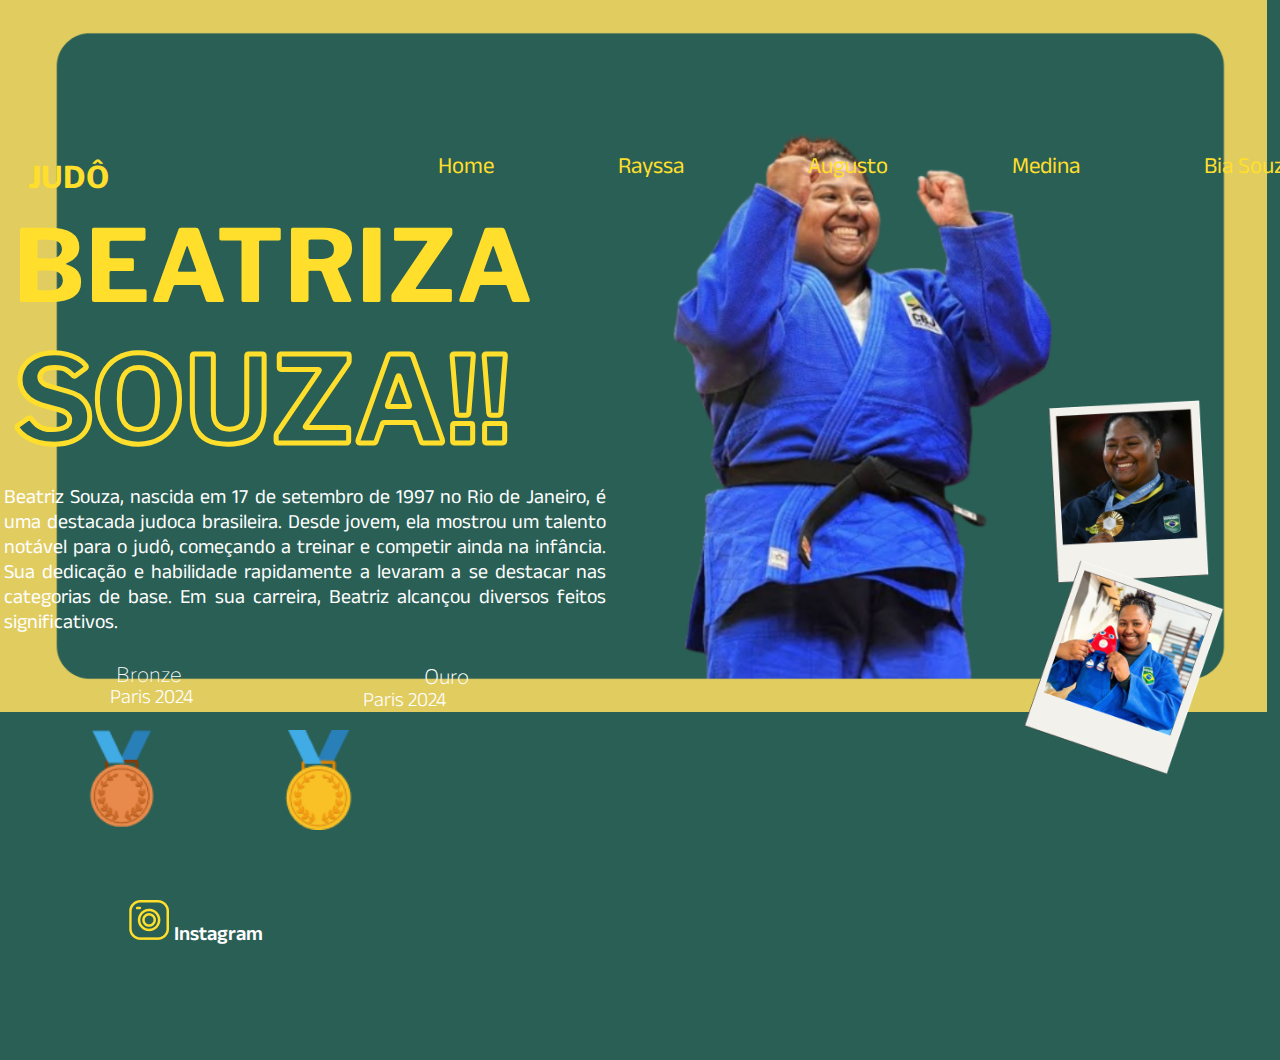
<file: Bia Souza/indexbs.html>
<!DOCTYPE html>
<html lang="pt-br">
<head>
    <meta charset="UTF-8">
    <meta name="viewport" content="width=device-width, initial-scale=1.0">
    <title>Bia Souza </title>
    <link rel="stylesheet" href="styles/stylesbs.css">
</head>
<body>
    <header class="cabecalho">
        <nav>
            <a class="cabecalho_menu_link" href="indexgm.html">Home</a>
            <a class="cabecalho_menu_link" href="index.html">Rayssa</a>
            <a class="cabecalho_menu_link" href="index.html">Augusto</a>
            <a class="cabecalho_menu_link" href="htdocs/Medina/indexgm.html">Medina</a>
            <a class="cabecalho_menu_link" href="indexbs.html">Bia Souza</a>
        </nav>
    </header>    
    <main class="apresentacao">
        <div class="apresentacao_contexto">
            <div>
                <h1 class="Skate">JUDÔ</h1>
                <h1 class="apresentacao_titulo0">BEATRIZA </h1>
               <h1 class="apresentacao_contexto_titulo1">SOUZA!! </h1>
                <p class="apresentacao_contexto_texto">Beatriz Souza, nascida em 17 de setembro de 1997 no Rio de Janeiro, é uma destacada judoca brasileira. Desde jovem, ela mostrou um talento notável para o judô, começando a treinar e competir ainda na infância. Sua dedicação e habilidade rapidamente a levaram a se destacar nas categorias de base.
                    Em sua carreira, Beatriz alcançou diversos feitos significativos. 
                </p>
                

                <div class="medalhabronze">
                     <img src="assetsBia/medalhabronze2.png" alt="medalhabronze2.png" width= 70px;>
                </div>
                    
                </div>
                            
                <div class="medalhaouro">
                    <img src="assetsBia/medalhaouro (2).png" alt="medalhaouro.png" width="70px">
               </div>

                <div class="polaroid">
                    <img src="assetsBia/polaroidbia.png" alt="polaroidgm.png" width="200px">
                </div>

                    <h2 class="apresentacao_bronze">Bronze</h2>
                    <h2 class="apresentacao_ouro">Ouro</h2>
                    <h2 class="apresentacao_bronzep">Paris 2024 </h2>
                    <h2 class="apresentacao_ourow">Paris 2024</h2>
                   
 
                    <a class= "apresentacao_links_link0" href="https://www.instagram.com/_beatrizsouzaar/" target="_blank">
                        <img src="assetsBia/Insta.png" alt="Instagram">
                        Instagram </a>

                </div>    
            </div>
        </div>
            
            </div>
       
        

       
    </div>
    </main>
</body>
</html>
</file>
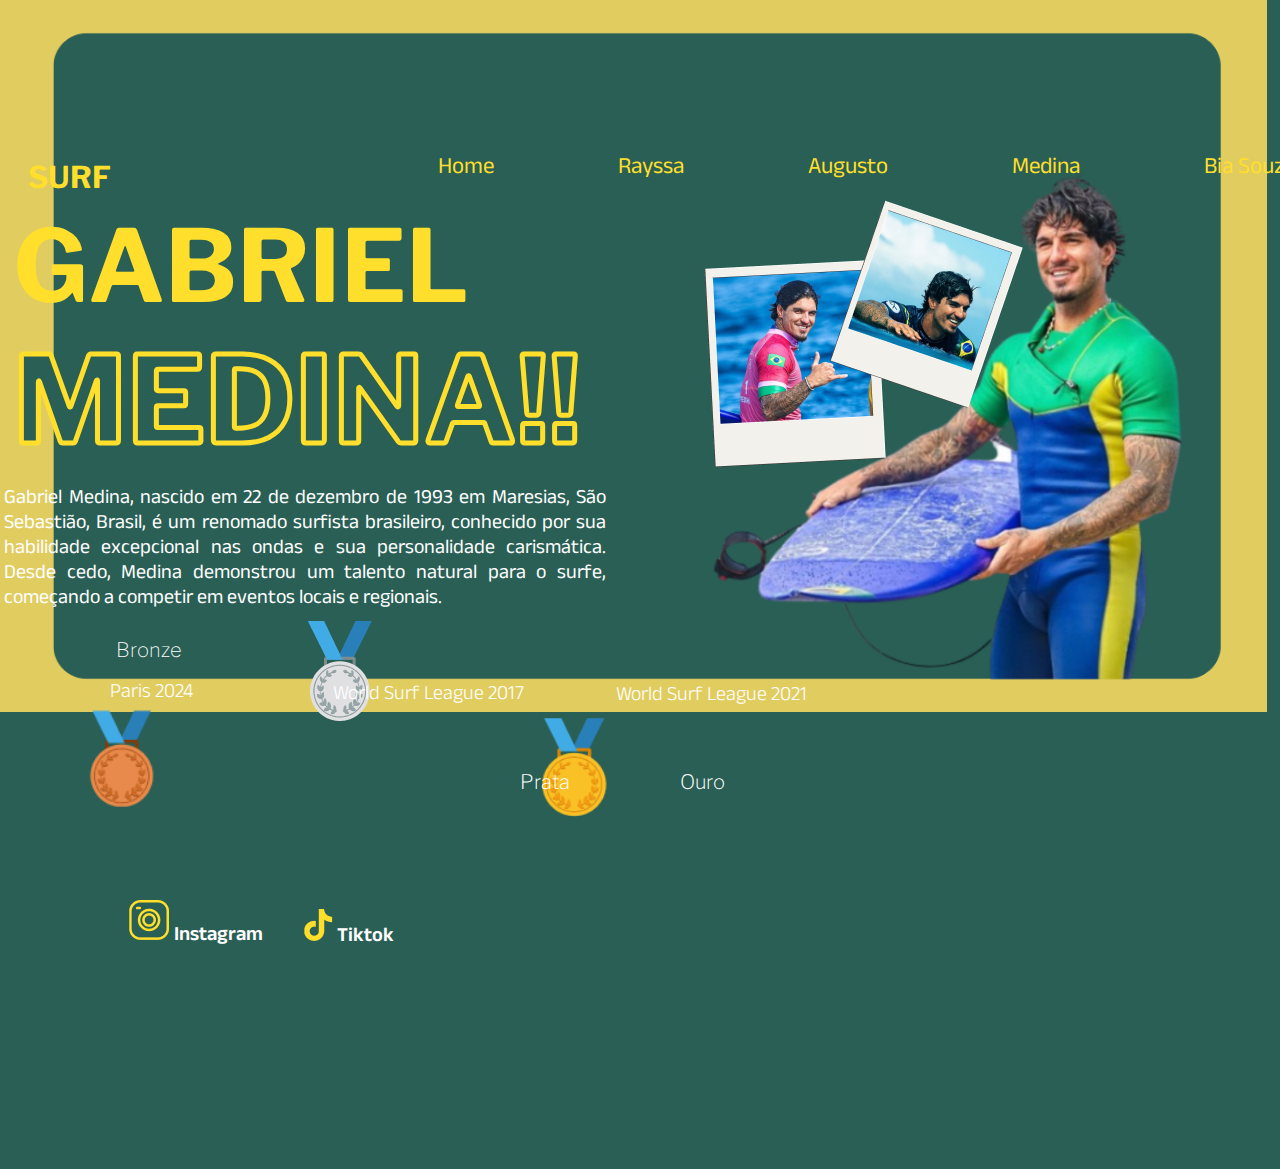
<file: Medina/indexgm.html>
<!DOCTYPE html>
<html lang="pt-br">
<head>
    <meta charset="UTF-8">
    <meta name="viewport" content="width=device-width, initial-scale=1.0">
    <title>Gabriel Medina </title>
    <link rel="stylesheet" href="styles/stylegm.css">
</head>
<body>
    <header class="cabecalho">
        <nav>
            <a class="cabecalho_menu_link" href="indexgm.html">Home</a>
            <a class="cabecalho_menu_link" href="index.html">Rayssa</a>
            <a class="cabecalho_menu_link" href="index.html">Augusto</a>
            <a class="cabecalho_menu_link" href="htdocs/Medina/indexgm.html">Medina</a>
            <a class="cabecalho_menu_link" href="indexbs.html">Bia Souza</a>
        </nav>
    </header>    
    <main class="apresentacao">
        <div class="apresentacao_contexto">
            <div>
                <h1 class="Skate">SURF</h1>
                <h1 class="apresentacao_titulo0">GABRIEL </h1>
               <h1 class="apresentacao_contexto_titulo1">MEDINA!! </h1>
                <p class="apresentacao_contexto_texto">Gabriel Medina, nascido em 22 de dezembro de 1993 em Maresias, São Sebastião,
                     Brasil, é um renomado surfista brasileiro, 
                    conhecido por sua habilidade excepcional nas ondas e sua personalidade carismática.
                     Desde cedo, Medina demonstrou um talento natural para o surfe, começando a competir em eventos locais e regionais.
                </p>
                

                <div class="medalhabronze">
                     <img src="assetsMedina/medalhabronze2.png" alt="medalhabronze2.png" width= 70px;>
                </div>
                        
                <div class="medalhaprata">
                     <img src="assetsMedina/medalhaprata.png" alt="medalhaprata.png">
                </div>
                            
                <div class="medalhaouro">
                    <img src="assetsMedina/medalhaouro.png" alt="medalhaouro.png" width="70px">
               </div>

                <div class="polaroid">
                    <img src="assetsMedina/polaroidgm.png" alt="polaroidgm.png">
                </div>

                    <h2 class="apresentacao_bronze">Bronze</h2>
                    <h2 class="apresentacao_prata">Prata</h2>
                    <h2 class="apresentacao_ouro">Ouro</h2>
                    <h2 class="apresentacao_bronzep">Paris 2024 </h2>
                    <h2 class="apresentacao_prataw">World Surf 
                        League 2017 </h2>
                    <h2 class="apresentacao_ourow">World Surf League 2021</h2>
                   
 
                    <a class= "apresentacao_links_link0" href="https://www.instagram.com/gabrielmedina/" target="_blank">
                        <img src="assetsMedina/Insta.png" alt="Instagram">
                        Instagram </a>
 
                    <a  class= "apresentacao_links_link1" href="https://www.tiktok.com/@gabrielmedina1010" target="_blank">
                        <img src="assetsMedina/tiktok.png" alt="Tiktok">
                        Tiktok </a>
                </div>    
            </div>
        </div>
            
            </div>
       
        

       
    </div>
    </main>
</body>
</html>
</file>
<file: Bia Souza/styles/stylesbs.css>
@import url('https://fonts.googleapis.com/css2?family=Anek+Devanagari:wght@100..800&family=Libre+Franklin:ital,wght@0,700;1,700&display=swap');


:root{

    --cor-primaria:#2a5f55;

    --cor-secundaria:#ffffff;

    --cor-terceraria:#e1cc5f;

    --cor-quarta:#ffdf2b;

    --cor-hover:#ffffff;

    --fonte-primaria:'Libre Franklin' , sans-serif;

    --fonte-secundaria: 'Anek Devanagari' , sans-serif;
    
}

body{
    
    background-color: #2a5f55;

    color:var(--cor-secundaria);

    background-image: url("../assetsBia/landingpageBia.png");

    background-repeat:no-repeat;

    background-size: 99%;
}
    nav a:hover{
    color: var(--cor-hover);
 }


*{
    margin: 0px;

    padding: 0px;
}

.cabecalho{

     width: 1124px;

     margin: 50px auto 50px auto;
}

.cabecalho_menu_link{

     color: var(--cor-quarta);

     text-decoration: none;

     font-size: 23px;

     font-weight: 1000px;

     font-family: var(--fonte-secundaria);

     left:300px;

     top: 100px;

     padding: 60px;

     position: relative;

     
}
 
.apresentacao{

     width: 1055px;

     margin: 0px auto 30px auto;

     display: grid;

     grid-template-columns: auto auto;

}

    /* mais comandos em breve*/

.apresentacao_contexto{

        width: 602px;

}


.apresentacao_contexto_texto{

        font-size: 20px;

        line-height: 25px;

        text-align: justify;

        font-family: var(--fonte-secundaria);

        position: relative;

        left: -18%;

        text-decoration-style: solid;

        right: 30px;

        top: -10px;
}


.apresentacao_titulo0{

        font-size:100px;

        color:var(--cor-quarta);

        margin-bottom: 50px;

        font-family: var(--fonte-primaria);

        position: relative;

        left: -100px;

        top: 30px;

        text-shadow: #e1cc5f;

}
.apresentacao_contexto_titulo1{

        font-size:90px;

        margin-bottom: 5px;

        font-family: var(--fonte-primaria);

        position: relative;

        left: -100px;

        -webkit-text-stroke-width: 5px;

        -webkit-text-stroke-color: var(--cor-quarta);
        
        font-size: 120px; color: var(--cor-primaria);

        top: -20px;
}

.Skate{
    font-family: var(--fonte-primaria);

    font-size: 30px;

    color: var(--cor-quarta);

    position: relative;

    top: 20px;

    left: -85px;

}
.apresentacao_link{

    
     text-align: center;

}

.apresentacao_links_link0{

    text-align: center;

    font-size: 20px;

    font-weight: 600;

    width: 378px;

    color: var(--cor-secundaria);  
    
    position: absolute;

    margin: 8 10px;

    top: 100%;

    left: 7px;

    text-decoration: none;
    
    font-family: var(--fonte-secundaria);
}
.apresentacao_links_link1{

    text-align: center;

    font-size: 20px;

    font-weight: 600;

    width: 378px;

    color: var(--cor-secundaria);  
    
    position: absolute;

    margin: 8 10px;

    top: 101%;

    left: 160px;

    text-decoration: none;
    
    font-family: var(--fonte-secundaria);
}
.apresentacao_bronze{

    font-family: var(--fonte-primaria);

    font-weight: 100;

    font-size: 20px;

    width: 535px;

    margin-top:10px;

    position: relative;

    padding: 40px;

    left: -6%;

    top: -35px;
}
.apresentacao_bronzep{
    font-family: var(--fonte-secundaria);

    font-weight: 300;

    font-size: 20px;

    width: 535px;

    margin-top:20px;

    position: relative;

    padding: 40px;

    left: -7%;

    top: -139px;


}


.apresentacao_ouro{

    font-family: var(--fonte-primaria);

    font-weight: 200;

    font-size: 20px;

    width: 535px;

    margin-top:10px;

    padding: 40px;

    left: 30%;

    top: 615px;

    position:absolute

}


.apresentacao_ourow{
    font-family: var(--fonte-secundaria);

    font-weight: 300;

    font-size: 20px;

    width: 535px;

    margin-top:20px;

    position: relative;

    padding: 40px;

    left: 35%;

    top: -270px;

}
.medalhabronze{

    width: 700px;

    top: 60%;

    position:absolute;

    left: 14.5%;

    margin: -100px;

    margin-top: 190px;
}

.medalhaouro{

    width: 700px;

    top: 60%;

    position:absolute;

    left: 30%;

    margin: -100px;

    margin-top: 190px;
}

.polaroid{

    position: absolute;

    left: 80%;

    width: 50px;

    height: auto; 

    top: 400px;
}

.apresentacao_links_link0:hover{
    color:var(--cor-quarta)
}

.apresentacao_links_link1:hover{
    color:var(--cor-quarta)
}
</file>
<file: Medina/styles/stylegm.css>
@import url('https://fonts.googleapis.com/css2?family=Anek+Devanagari:wght@100..800&family=Libre+Franklin:ital,wght@0,700;1,700&display=swap');


:root{

    --cor-primaria:#2a5f55;

    --cor-secundaria:#ffffff;

    --cor-terceraria:#e1cc5f;

    --cor-quarta:#ffdf2b;

    --cor-hover:#ffffff;

    --fonte-primaria:'Libre Franklin' , sans-serif;

    --fonte-secundaria: 'Anek Devanagari' , sans-serif;
    
}

body{
    
    background-color: #2a5f55;

    color:var(--cor-secundaria);

    background-image: url("../assetsMedina/landingpagegm.png");

    background-repeat:no-repeat;

    background-size: 99%;
}
    nav a:hover{
    color: var(--cor-hover);
 }


*{
    margin: 0px;

    padding: 0px;
}

.cabecalho{

     width: 1124px;

     margin: 50px auto 50px auto;
}

.cabecalho_menu_link{

     color: var(--cor-quarta);

     text-decoration: none;

     font-size: 23px;

     font-weight: 1000px;

     font-family: var(--fonte-secundaria);

     left:300px;

     top: 100px;

     padding: 60px;

     position: relative;

     
}
 
.apresentacao{

     width: 1055px;

     margin: 0px auto 30px auto;

     display: grid;

     grid-template-columns: auto auto;

}

    /* mais comandos em breve*/

.apresentacao_contexto{

        width: 602px;

}


.apresentacao_contexto_texto{

        font-size: 20px;

        line-height: 25px;

        text-align: justify;

        font-family: var(--fonte-secundaria);

        position: relative;

        left: -18%;

        text-decoration-style: solid;

        right: 30px;

        top: -10px;
}


.apresentacao_titulo0{

        font-size:100px;

        color:var(--cor-quarta);

        margin-bottom: 50px;

        font-family: var(--fonte-primaria);

        position: relative;

        left: -100px;

        top: 30px;

        text-shadow: #e1cc5f;

}
.apresentacao_contexto_titulo1{

        font-size:90px;

        margin-bottom: 5px;

        font-family: var(--fonte-primaria);

        position: relative;

        left: -100px;

        -webkit-text-stroke-width: 5px;

        -webkit-text-stroke-color: var(--cor-quarta);
        
        font-size: 120px; color: var(--cor-primaria);

        top: -20px;
}

.Skate{
    font-family: var(--fonte-primaria);

    font-size: 30px;

    color: var(--cor-quarta);

    position: relative;

    top: 20px;

    left: -85px;

}
.apresentacao_link{

    
     text-align: center;

}

.apresentacao_links_link0{

    text-align: center;

    font-size: 20px;

    font-weight: 600;

    width: 378px;

    color: var(--cor-secundaria);  
    
    position: absolute;

    margin: 8 10px;

    top: 100%;

    left: 7px;

    text-decoration: none;
    
    font-family: var(--fonte-secundaria);
}
.apresentacao_links_link1{

    text-align: center;

    font-size: 20px;

    font-weight: 600;

    width: 378px;

    color: var(--cor-secundaria);  
    
    position: absolute;

    margin: 8 10px;

    top: 101%;

    left: 160px;

    text-decoration: none;
    
    font-family: var(--fonte-secundaria);
}
.apresentacao_bronze{

    font-family: var(--fonte-primaria);

    font-weight: 100;

    font-size: 20px;

    width: 535px;

    margin-top:10px;

    position: relative;

    padding: 40px;

    left: -6%;

    top: -35px;
}
.apresentacao_bronzep{
    font-family: var(--fonte-secundaria);

    font-weight: 300;

    font-size: 20px;

    width: 535px;

    margin-top:20px;

    position: relative;

    padding: 40px;

    left: -7%;

    top: -120px;


}

.apresentacao_prata{

    font-family: var(--fonte-primaria);

    font-weight: 200;

    font-size: 20px;

    width: 535px;

    margin-top:10px;

    padding: 40px;

    left: 480px;

    top: 80%;

    position:absolute
}

.apresentacao_ouro{

    font-family: var(--fonte-primaria);

    font-weight: 200;

    font-size: 20px;

    width: 535px;

    margin-top:10px;

    padding: 40px;

    left: 50%;

    top: 80%;

    position:absolute

}

.medalhaprata{
    left: 25%;

    margin: -1%;

    size: 50px;

    margin-top: -2px;

    margin: 8 10px;

    position:absolute;
}
.apresentacao_prataw{
    font-family: var(--fonte-secundaria);

    font-weight: 300;

    font-size: 20px;

    width: 535px;

    margin-top:20px;

    position: relative;

    padding: 40px;

    left: 30%;

    top: -252px;

}
.apresentacao_ourow{
    font-family: var(--fonte-secundaria);

    font-weight: 300;

    font-size: 20px;

    width: 535px;

    margin-top:20px;

    position: relative;

    padding: 40px;

    left: 77%;

    top: -385px;

}
.medalhabronze{

    width: 700px;

    top: 60%;

    position:absolute;

    left: 14.5%;

    margin: -100px;

    margin-top: 170px;
}

.medalhaouro{

    width: 700px;

    top: 60%;

    position:absolute;

    left: 50%;

    margin: -100px;

    margin-top: 177px;
}

.polaroid{

    position: absolute;

    left: 55%;

    width: 50px;

    height: auto; 

    top: 200px;
}

.apresentacao_links_link0:hover{
    color:var(--cor-quarta)
}

.apresentacao_links_link1:hover{
    color:var(--cor-quarta)
}
</file>
